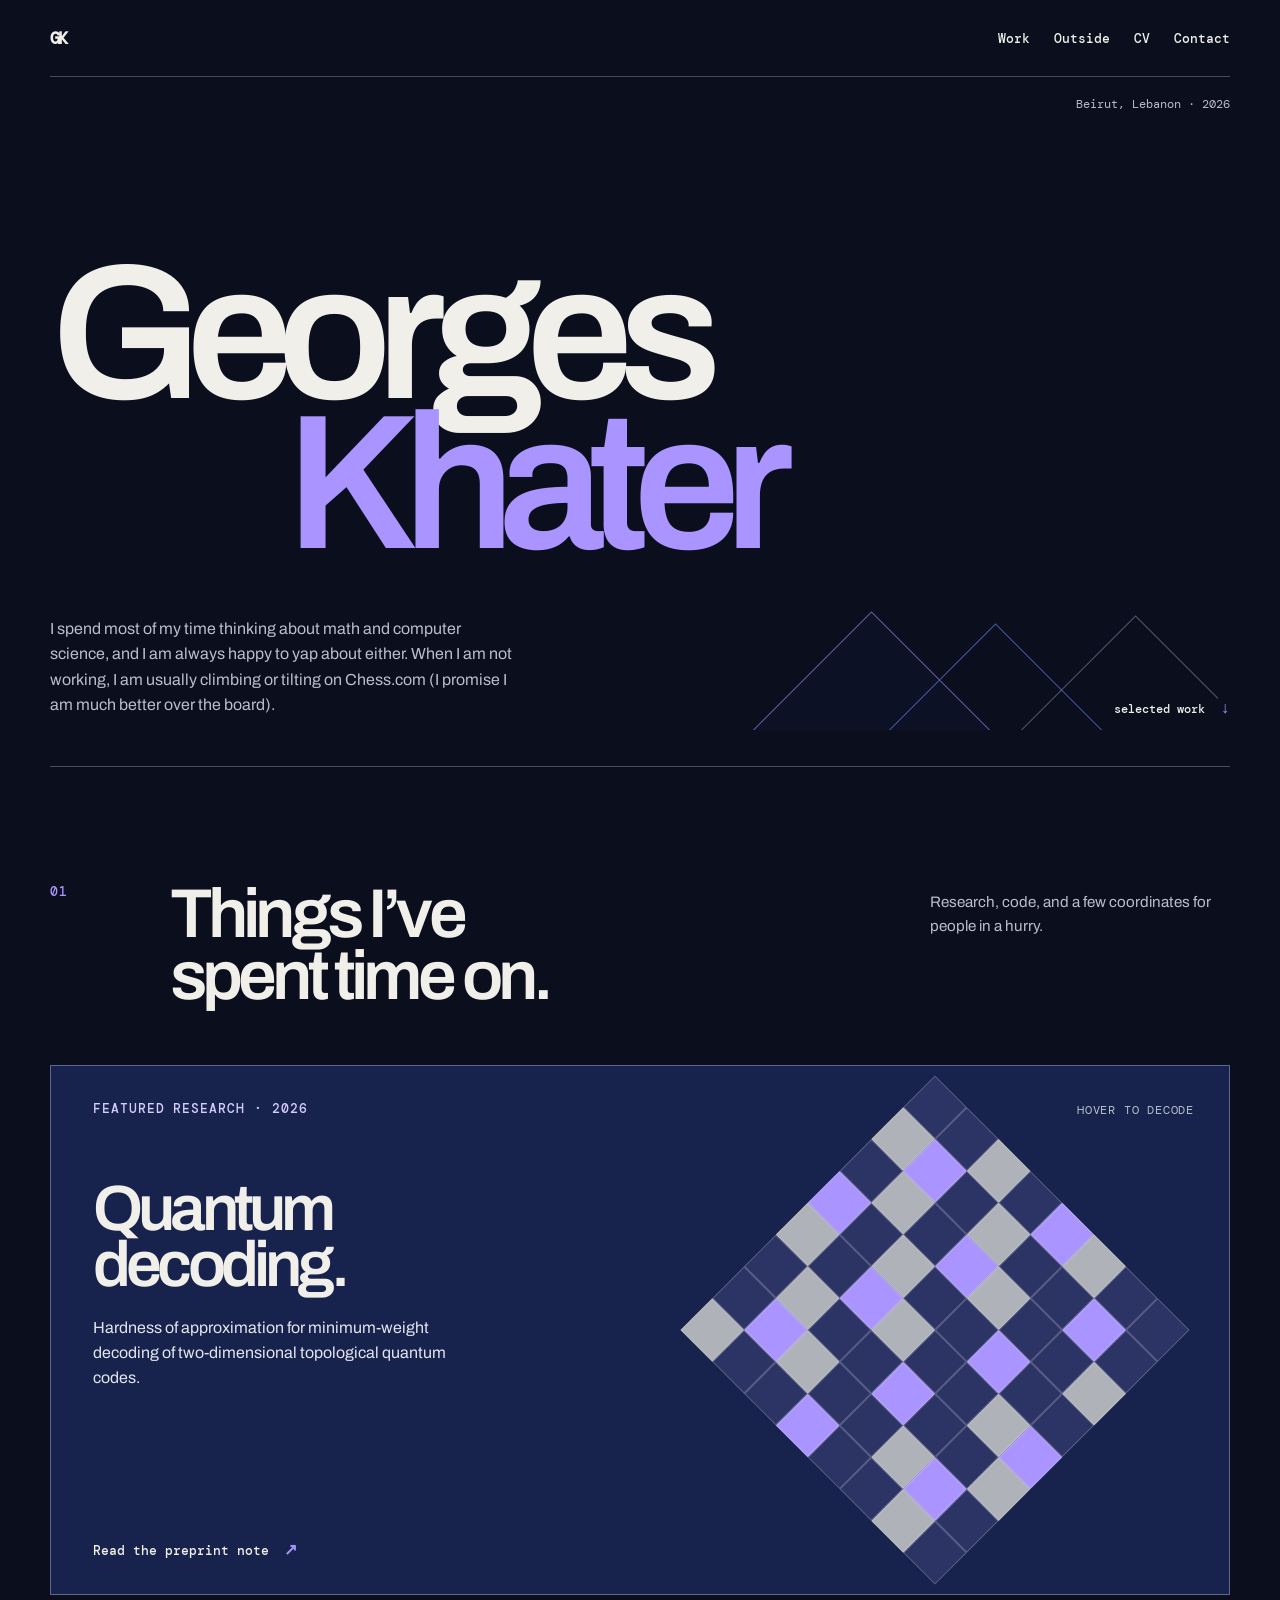
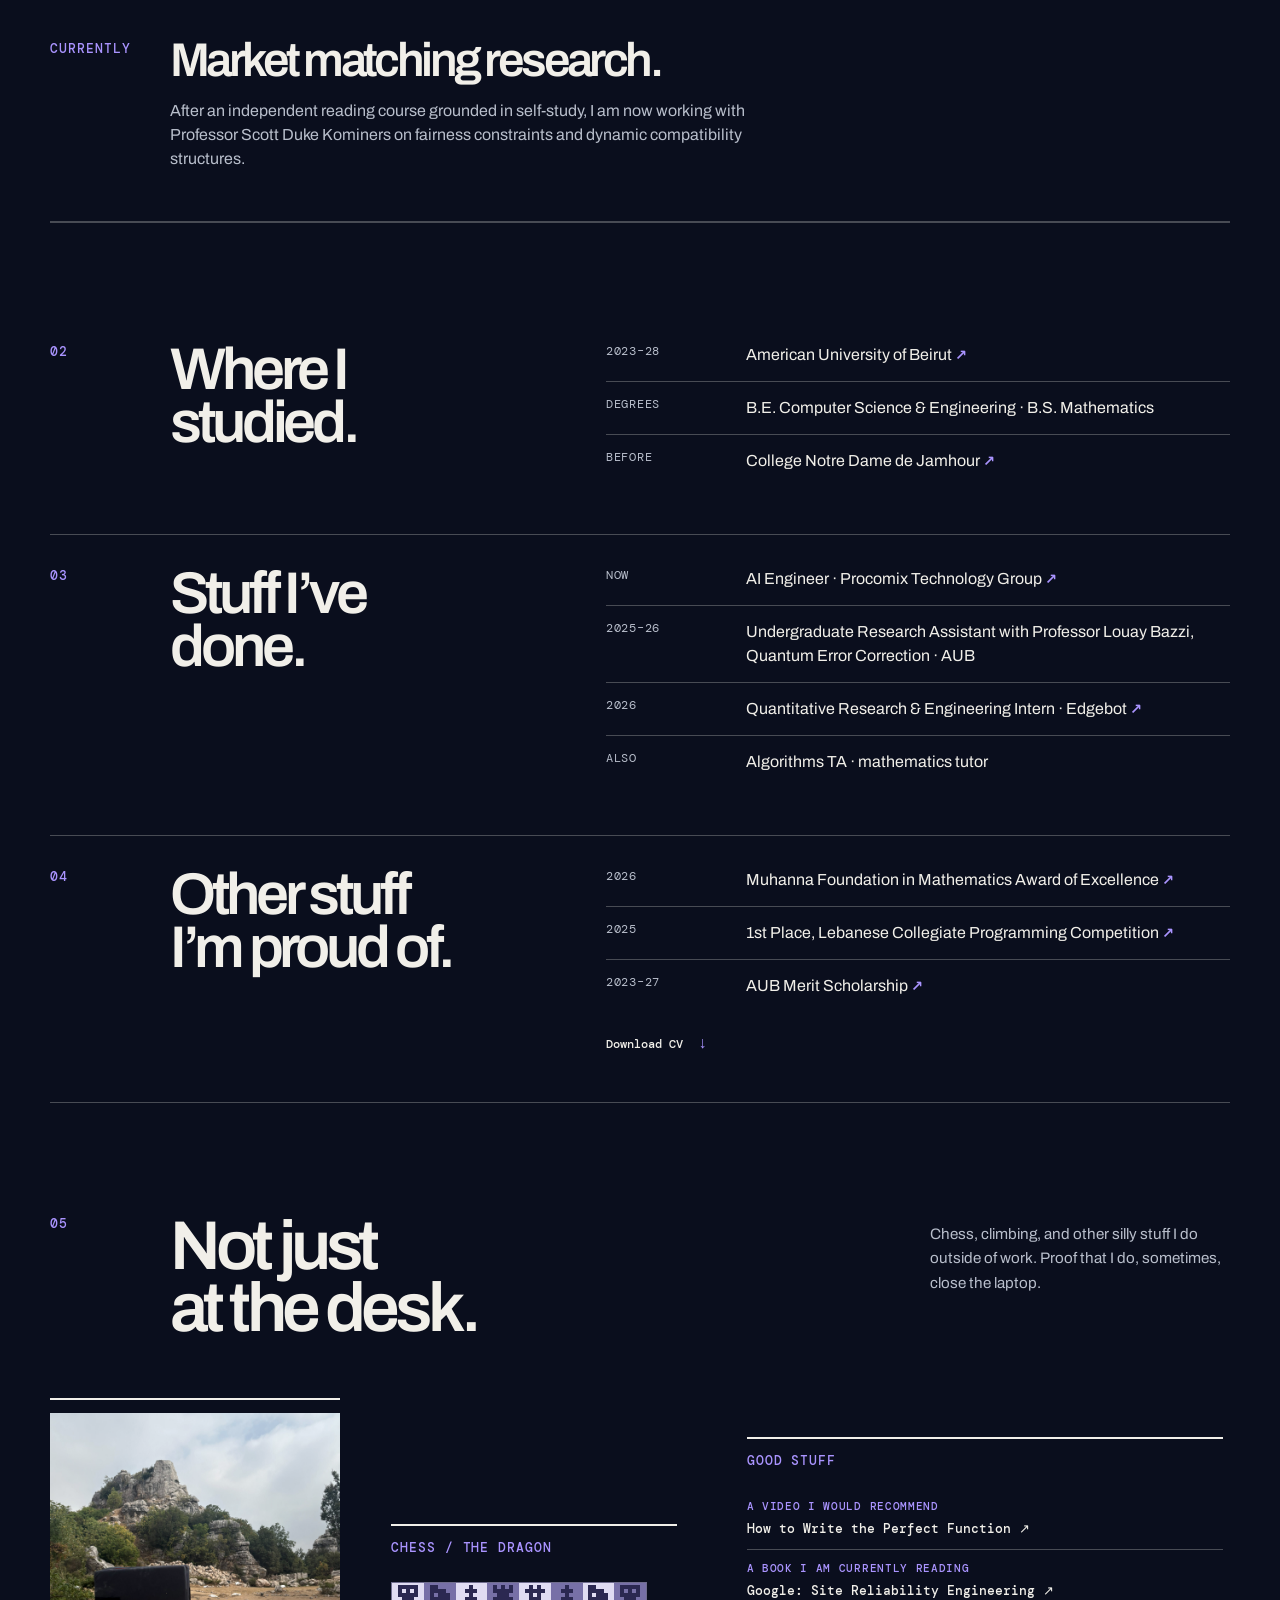
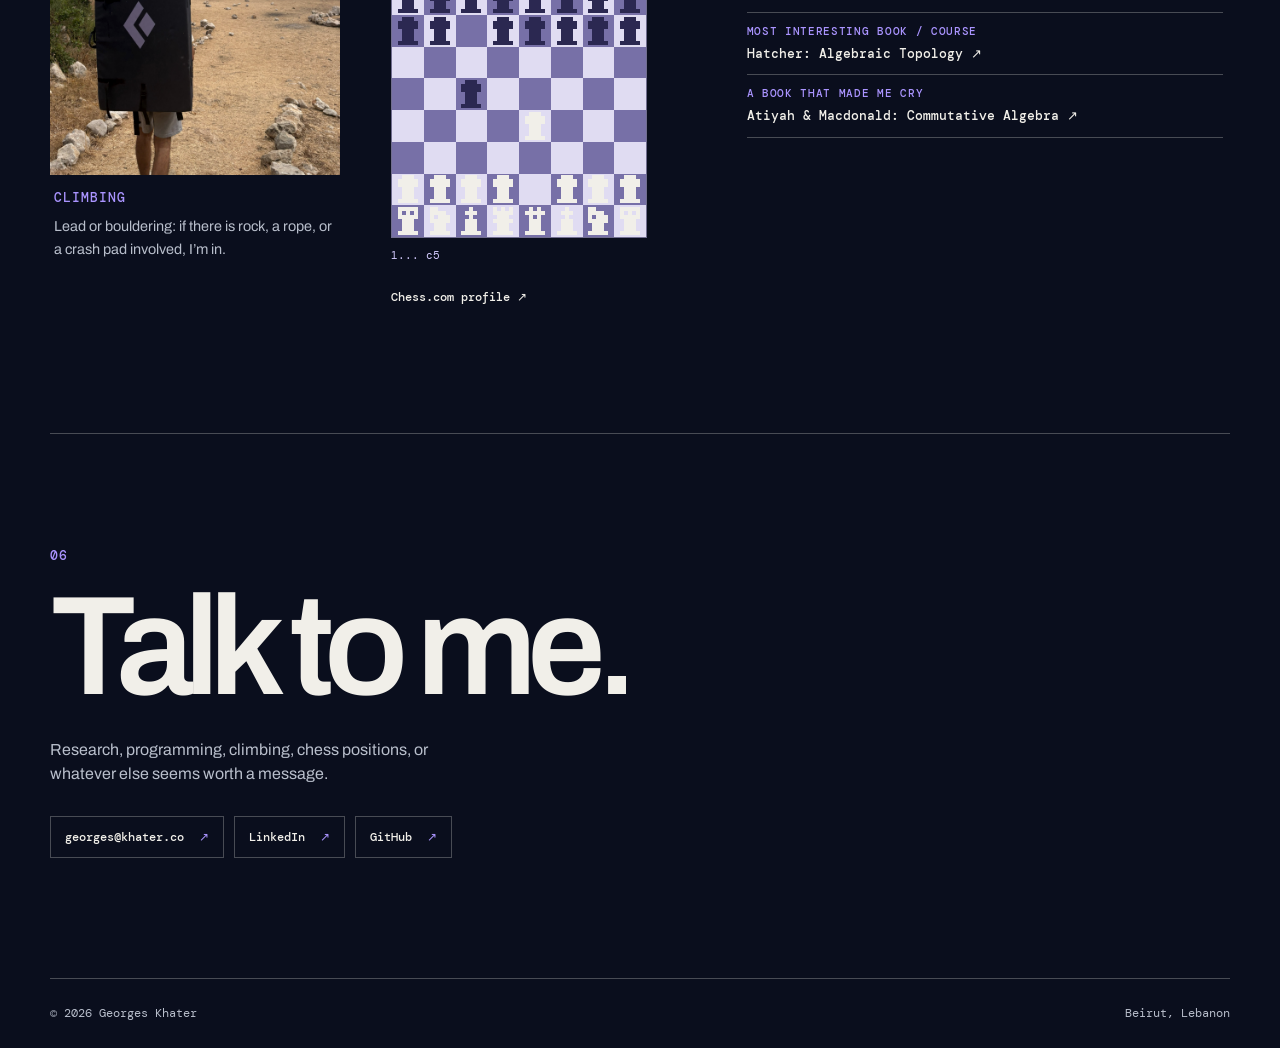
<file: index.html>
<!doctype html>
<html lang="en">
  <head>
    <meta charset="UTF-8" />
    <meta name="viewport" content="width=device-width, initial-scale=1.0" />
    <meta name="description" content="Georges Khater: research, programming, climbing, chess." />
    <title>Georges Khater</title>
    <link rel="icon" href="assets/favicon.png" type="image/png" />
    <link rel="preconnect" href="https://fonts.googleapis.com" />
    <link rel="preconnect" href="https://fonts.gstatic.com" crossorigin />
    <link href="https://fonts.googleapis.com/css2?family=Archivo:wdth,wght@75..125,400;75..125,500;75..125,600;75..125,700;75..125,800&family=DM+Mono:wght@400;500&display=swap" rel="stylesheet" />
    <link rel="stylesheet" href="styles.css" />
  </head>
  <body>
    <header class="site-header shell">
      <a class="mark" href="index.html" aria-label="Georges Khater, home">GK</a>
      <nav aria-label="Primary navigation"><a href="#work">Work</a><a href="#outside">Outside</a><a href="assets/cv.pdf" download>CV</a><a href="#contact">Contact</a></nav>
    </header>

    <main>
      <section class="hero shell" aria-labelledby="intro-title">
        <div class="hero-topline"><p>Beirut, Lebanon · 2026</p></div>
        <div class="hero-ridge" aria-hidden="true"><i></i><i></i><i></i></div>
        <h1 id="intro-title" class="name-burst"><span>Georges</span><span>Khater</span></h1>
        <div class="hero-bottom"><p class="intro-copy">I spend most of my time thinking about math and computer science, and I am always happy to yap about either. When I am not working, I am usually climbing or tilting on Chess.com (I promise I am much better over the board).</p><a class="scroll-link" href="#work">selected work <span>↓</span></a></div>
      </section>

      <section class="index-section shell" id="work" aria-labelledby="work-title">
        <div class="section-header"><p class="section-number">01</p><h2 id="work-title">Things I’ve<br />spent time on.</h2><p>Research, code, and a few coordinates for people in a hurry.</p></div>
        <a class="featured-project" href="https://arxiv.org/abs/2608.17109" target="_blank" rel="noreferrer">
          <div class="project-info"><p class="label">featured research · 2026</p><h3>Quantum<br />decoding.</h3><p>Hardness of approximation for minimum-weight decoding of two-dimensional topological quantum codes.</p><span>Read the preprint note <b>↗</b></span></div>
          <div class="decode-object" aria-hidden="true"><div class="decode-status">hover to decode</div><div class="decode-grid"></div><div class="decode-result">P ≠ NP</div></div>
        </a>
        <div class="current-row"><p class="label">currently</p><div><h3>Market matching research.</h3><p>After an independent reading course grounded in self-study, I am now working with Professor Scott Duke Kominers on fairness constraints and dynamic compatibility structures.</p></div></div>
      </section>

      <section class="background shell" aria-label="Experience, education, and achievements">
        <article class="background-item"><p class="section-number">02</p><h2>Where I<br />studied.</h2><div class="background-list"><div><span>2023–28</span><p><a href="https://www.aub.edu/Pages/default.aspx" target="_blank" rel="noreferrer">American University of Beirut <b>↗</b></a></p></div><div><span>degrees</span><p>B.E. Computer Science &amp; Engineering · B.S. Mathematics</p></div><div><span>before</span><p><a href="https://www.ndj.edu.lb/" target="_blank" rel="noreferrer">College Notre Dame de Jamhour <b>↗</b></a></p></div></div></article>
        <article class="background-item"><p class="section-number">03</p><h2>Stuff I’ve<br />done.</h2><div class="background-list"><div><span>now</span><p>AI Engineer · <a href="https://ptgroup.eu/" target="_blank" rel="noreferrer">Procomix Technology Group <b>↗</b></a></p></div><div><span>2025–26</span><p>Undergraduate Research Assistant with Professor Louay Bazzi, Quantum Error Correction · AUB</p></div><div><span>2026</span><p>Quantitative Research &amp; Engineering Intern · <a href="https://edgebot.com/" target="_blank" rel="noreferrer">Edgebot <b>↗</b></a></p></div><div><span>also</span><p>Algorithms TA · mathematics tutor</p></div></div></article>
        <article class="background-item"><p class="section-number">04</p><h2>Other stuff<br />I’m proud of.</h2><div class="background-list"><div><span>2026</span><p><a href="https://muhanna.org/" target="_blank" rel="noreferrer">Muhanna Foundation in Mathematics Award of Excellence <b>↗</b></a></p></div><div><span>2025</span><p><a href="https://icpc.global/regionals/finder/LCPC-2026/standings" target="_blank" rel="noreferrer">1st Place, Lebanese Collegiate Programming Competition <b>↗</b></a></p></div><div><span>2023–27</span><p><a href="https://www.aub.edu.lb/admissions/Sophomore-freshmen/Documents/AUB-Admissions-Brochure.pdf" target="_blank" rel="noreferrer">AUB Merit Scholarship <b>↗</b></a></p></div><a href="assets/cv.pdf" download>Download CV <b>↓</b></a></div></article>
      </section>

      <section class="outside shell" id="outside" aria-labelledby="outside-title">
        <div class="section-header"><p class="section-number">05</p><h2 id="outside-title">Not just<br />at the desk.</h2><p>Chess, climbing, and other silly stuff I do outside of work. Proof that I do, sometimes, close the laptop.</p></div>
        <div class="outside-grid">
          <article class="climbing-piece"><figure class="climbing-photo"><img src="assets/climbing-crashpad.jpeg" alt="A climber carrying a crash pad beneath a rocky crag." /></figure><div><p class="label">climbing</p><p>Lead or bouldering: if there is rock, a rope, or a crash pad involved, I’m in.</p></div></article>
          <article class="chess-piece"><p class="label">chess / the dragon</p><div class="dragon-game"><canvas id="dragon-board" width="256" height="256" aria-label="Animated Sicilian Dragon chessboard"></canvas><p id="dragon-move">1. e4 c5</p></div><a href="https://www.chess.com/member/t4basco" target="_blank" rel="noreferrer">Chess.com profile <span>↗</span></a></article>
          <article class="misc-piece"><p class="label">good stuff</p><ul><li><a href="https://www.youtube.com/watch?v=2OMRWPOSw9s" target="_blank" rel="noreferrer"><span>a video I would recommend</span><b>How to Write the Perfect Function ↗</b></a></li><li><a href="https://sre.google/sre-book/table-of-contents/" target="_blank" rel="noreferrer"><span>a book I am currently reading</span><b>Google: Site Reliability Engineering ↗</b></a></li><li><a href="https://pi.math.cornell.edu/~hatcher/AT/AT.pdf" target="_blank" rel="noreferrer"><span>most interesting book / course</span><b>Hatcher: Algebraic Topology ↗</b></a></li><li><a href="https://www.routledge.com/Introduction-To-Commutative-Algebra/Atiyah-MacDonald/p/book/9780367091286" target="_blank" rel="noreferrer"><span>a book that made me cry</span><b>Atiyah &amp; Macdonald: Commutative Algebra ↗</b></a></li></ul></article>
        </div>
      </section>

      <section class="contact shell" id="contact"><p class="section-number">06</p><h2>Talk to me.</h2><p>Research, programming, climbing, chess positions, or whatever else seems worth a message.</p><div><a href="mailto:georges@khater.co">georges@khater.co <span>↗</span></a><a href="https://linkedin.com/in/gkhtr" target="_blank" rel="noreferrer">LinkedIn <span>↗</span></a><a href="https://github.com/gkhater" target="_blank" rel="noreferrer">GitHub <span>↗</span></a></div></section>
    </main>
    <footer class="shell"><span>© <span id="year"></span> Georges Khater</span><span>Beirut, Lebanon</span></footer>
    <script src="script.js"></script>
  </body>
</html>
</file>
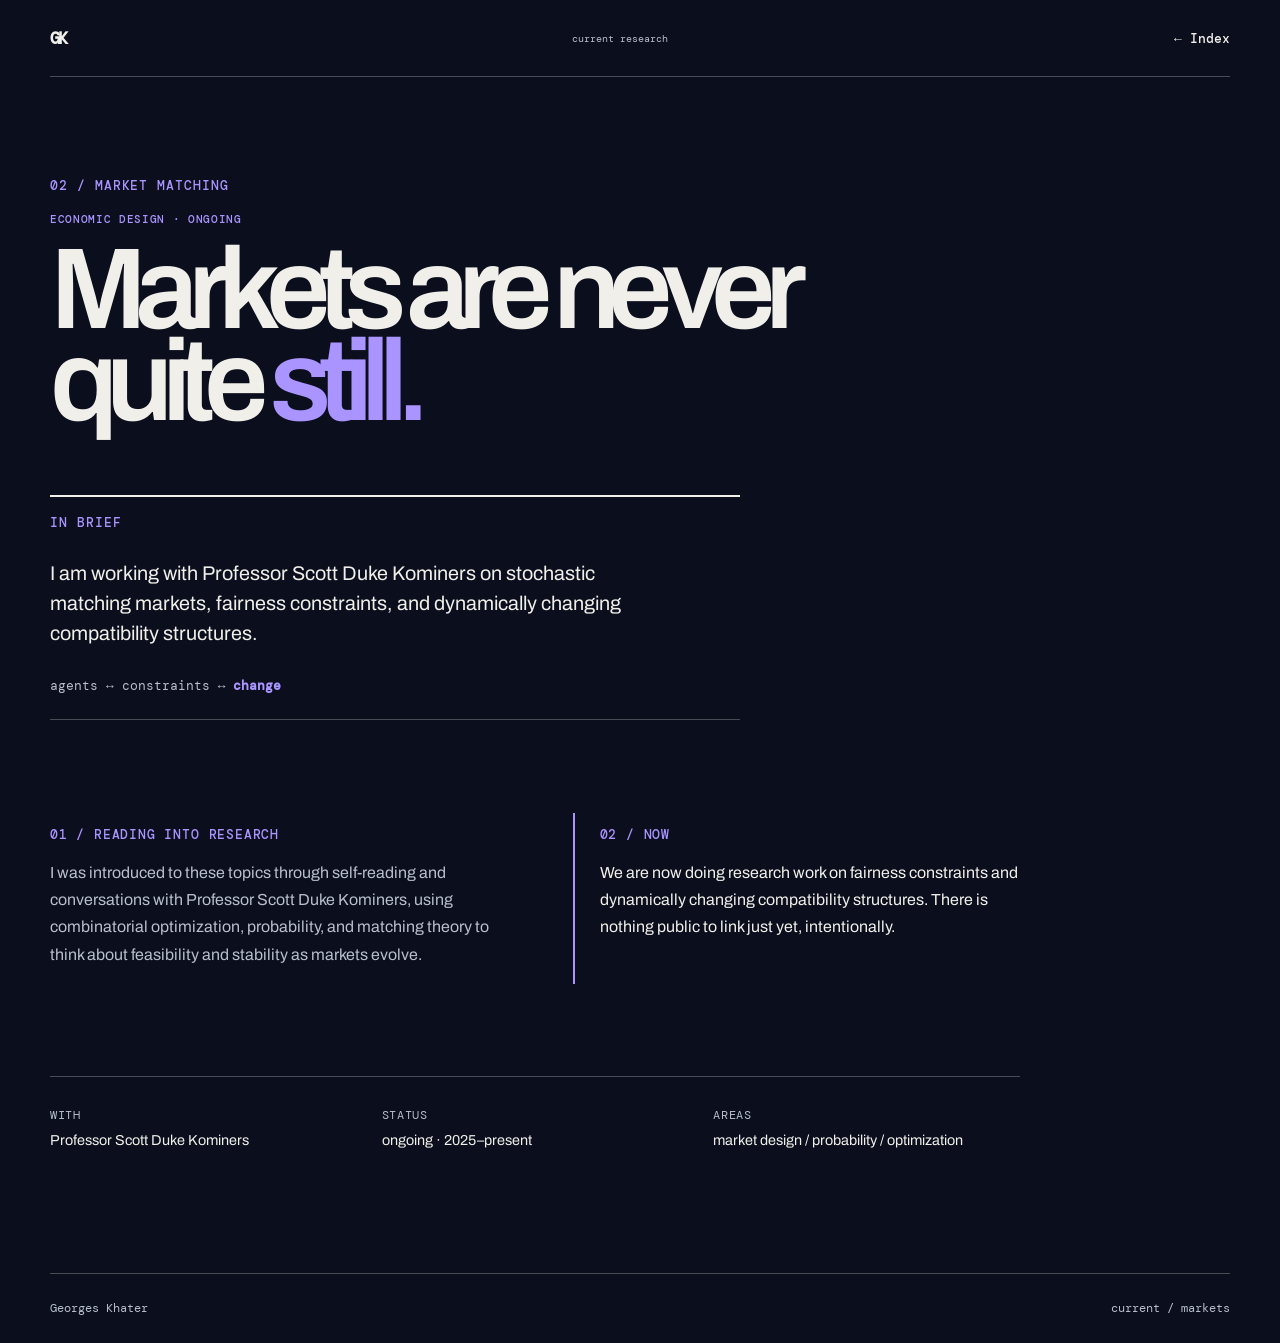
<file: markets.html>
<!doctype html>
<html lang="en">
  <head>
    <meta charset="UTF-8" />
    <meta name="viewport" content="width=device-width, initial-scale=1.0" />
    <meta name="description" content="Current market matching research by Georges Khater." />
    <title>Market matching: Georges Khater</title>
    <link rel="preconnect" href="https://fonts.googleapis.com" />
    <link rel="preconnect" href="https://fonts.gstatic.com" crossorigin />
    <link href="https://fonts.googleapis.com/css2?family=Archivo:wdth,wght@75..125,400;75..125,500;75..125,600;75..125,700;75..125,800&family=DM+Mono:wght@400;500&display=swap" rel="stylesheet" />
    <link rel="stylesheet" href="styles.css" />
  </head>
  <body class="research-page">
    <header class="site-header shell"><a class="mark" href="index.html">GK</a><p class="header-status">current research</p><a class="back-link" href="index.html#work">← Index</a></header>
    <main class="note-page shell">
      <p class="section-number">02 / market matching</p>
      <p class="topic">Economic design · ongoing</p>
      <h1>Markets are never<br />quite <i>still.</i></h1>
      <div class="paper-abstract"><p class="label">in brief</p><p>I am working with Professor Scott Duke Kominers on stochastic matching markets, fairness constraints, and dynamically changing compatibility structures.</p><div class="abstract-code">agents ↔ constraints ↔ <b>change</b></div></div>
      <section class="note-body"><article><p class="body-index">01 / reading into research</p><p>I was introduced to these topics through self-reading and conversations with Professor Scott Duke Kominers, using combinatorial optimization, probability, and matching theory to think about feasibility and stability as markets evolve.</p></article><article class="writing-slot"><p class="body-index">02 / now</p><p>We are now doing research work on fairness constraints and dynamically changing compatibility structures. There is nothing public to link just yet, intentionally.</p></article></section>
      <dl class="note-data"><div><dt>with</dt><dd>Professor Scott Duke Kominers</dd></div><div><dt>status</dt><dd>ongoing · 2025–present</dd></div><div><dt>areas</dt><dd>market design / probability / optimization</dd></div></dl>
    </main>
    <footer class="shell"><span>Georges Khater</span><span>current / markets</span></footer>
    <script src="script.js"></script>
  </body>
</html>
</file>
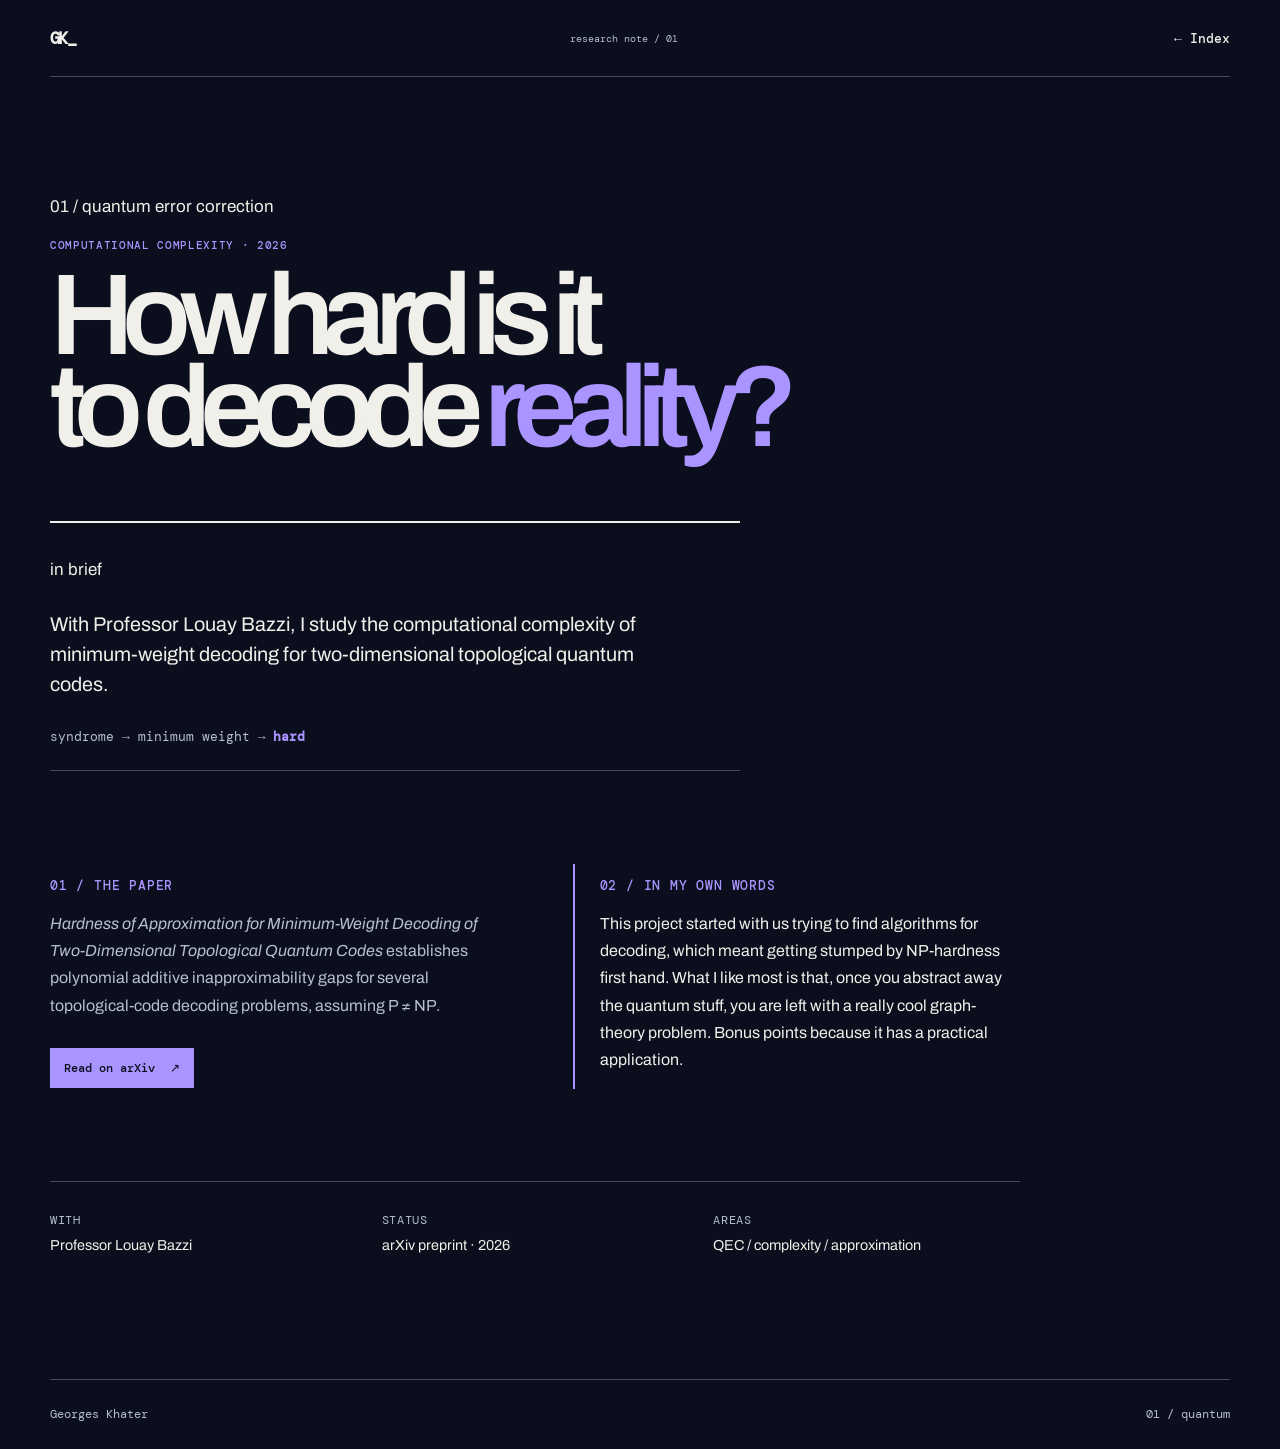
<file: quantum.html>
<!doctype html>
<html lang="en">
  <head>
    <meta charset="UTF-8" /><meta name="viewport" content="width=device-width, initial-scale=1.0" />
    <meta name="description" content="Quantum error correction research by Georges Khater." />
    <title>Quantum decoding: Georges Khater</title>
    <link rel="preconnect" href="https://fonts.googleapis.com" /><link rel="preconnect" href="https://fonts.gstatic.com" crossorigin />
    <link href="https://fonts.googleapis.com/css2?family=Archivo:wdth,wght@75..125,400;75..125,500;75..125,600;75..125,700;75..125,800&family=DM+Mono:wght@400;500&display=swap" rel="stylesheet" /><link rel="stylesheet" href="styles.css" />
  </head>
  <body class="research-page">
    <div class="pointer-light" aria-hidden="true"></div><div class="grain" aria-hidden="true"></div>
    <header class="site-header shell"><a class="mark" href="index.html">GK<span>_</span></a><p class="header-status"><span></span> research note / 01</p><a class="back-link" href="index.html#work">← Index</a></header>
    <main class="note-page shell">
      <p class="eyebrow"><span>01</span> / quantum error correction</p>
      <p class="topic">Computational complexity · 2026</p>
      <h1>How hard is it<br />to decode <i>reality?</i></h1>
      <div class="paper-abstract depth-surface" data-depth="0.03"><p class="eyebrow">in brief</p><p>With Professor Louay Bazzi, I study the computational complexity of minimum-weight decoding for two-dimensional topological quantum codes.</p><div class="abstract-code" aria-hidden="true">syndrome → minimum weight → <b>hard</b></div></div>
      <section class="note-body"><article><p class="body-index">01 / the paper</p><p><i>Hardness of Approximation for Minimum-Weight Decoding of Two-Dimensional Topological Quantum Codes</i> establishes polynomial additive inapproximability gaps for several topological-code decoding problems, assuming P ≠ NP.</p><a class="external-button" href="https://arxiv.org/abs/2608.17109" target="_blank" rel="noreferrer">Read on arXiv <span>↗</span></a></article><article class="writing-slot"><p class="body-index">02 / in my own words</p><p>This project started with us trying to find algorithms for decoding, which meant getting stumped by NP-hardness first hand. What I like most is that, once you abstract away the quantum stuff, you are left with a really cool graph-theory problem. Bonus points because it has a practical application.</p></article></section>
      <dl class="note-data"><div><dt>with</dt><dd>Professor Louay Bazzi</dd></div><div><dt>status</dt><dd>arXiv preprint · 2026</dd></div><div><dt>areas</dt><dd>QEC / complexity / approximation</dd></div></dl>
    </main><footer class="shell"><span>Georges Khater</span><span>01 / quantum</span></footer><script src="script.js"></script>
  </body>
</html>
</file>
<file: styles.css>
:root {
  --night: #0a0e1d;
  --panel: #111936;
  --panel-2: #17234c;
  --ink: #f1efe9;
  --muted: #b8becb;
  --faint: #7d8599;
  --purple: #aa94ff;
  --purple-soft: #d5ccff;
  --blue: #6f94ff;
  --line: rgba(241, 239, 233, .27);
  --mono: "DM Mono", monospace;
  --sans: "Archivo", system-ui, sans-serif;
}

* { box-sizing: border-box; }
html { scroll-behavior: smooth; }
body { margin: 0; overflow-x: hidden; background: var(--night); color: var(--ink); font: 17px/1.5 var(--sans); }
a { color: inherit; }
.shell { width: min(1180px, calc(100% - 56px)); margin-inline: auto; }

/* Shell */
.site-header { height: 77px; display: flex; align-items: center; justify-content: space-between; border-bottom: 1px solid var(--line); }
.mark { text-decoration: none; color: var(--ink); font: 700 1.08rem var(--mono); letter-spacing: -.1em; }
.site-header nav { display: flex; gap: 24px; }
.site-header nav a, .back-link { color: var(--ink); font: 500 .82rem var(--mono); text-decoration: none; }
.site-header nav a:hover, .back-link:hover { color: var(--purple); }
.header-status { margin: 0 auto; color: var(--muted); font: 400 .63rem var(--mono); }

/* Home */
.hero { position: relative; display: flex; flex-direction: column; min-height: 690px; padding: 19px 0 48px; border-bottom: 1px solid var(--line); }
.hero-topline { display: flex; justify-content: flex-end; color: var(--muted); font: 400 .75rem var(--mono); }
.hero-topline p { margin: 0; }
.hero-ridge { position: absolute; right: 1%; bottom: 36px; width: min(41vw, 470px); height: 150px; overflow: hidden; opacity: .56; pointer-events: none; }
.hero-ridge i { position: absolute; display: block; width: 235px; height: 235px; bottom: -165px; border: 1px solid var(--purple); transform: rotate(45deg); transition: transform .55s cubic-bezier(.2,.9,.2,1); }
.hero-ridge i:first-child { left: 6px; background: rgba(23, 35, 76, .3); }
.hero-ridge i:nth-child(2) { bottom: -177px; left: 130px; border-color: var(--blue); }
.hero-ridge i:nth-child(3) { bottom: -169px; left: 270px; border-color: rgba(213, 204, 255, .65); }
.name-burst { margin: auto 0 57px; font: 600 clamp(5.4rem, 15vw, 12.4rem)/.78 var(--sans); letter-spacing: -.085em; }
.name-burst span { display: block; transition: transform .5s cubic-bezier(.2,.9,.2,1), color .3s ease; }
.name-burst span:nth-child(2) { margin-left: 20%; color: var(--purple); }
.hero-bottom { display: flex; align-items: end; justify-content: space-between; gap: 30px; }
.intro-copy { max-width: 470px; margin: 0; color: var(--muted); font-size: 1rem; line-height: 1.6; }
.scroll-link { color: var(--ink); font: 500 .75rem var(--mono); text-decoration: none; white-space: nowrap; }
.scroll-link:hover { color: var(--purple); }
.scroll-link span { margin-left: 8px; color: var(--purple); font-size: 1rem; }
.index-section { padding: 116px 0 0; }
.section-header { display: grid; grid-template-columns: 100px 1fr 300px; gap: 20px; align-items: start; margin-bottom: 58px; }
.section-number, .label { margin: 0; color: var(--purple); font: 500 .84rem var(--mono); letter-spacing: .07em; text-transform: uppercase; }
.section-header h2, .experience h2, .proof h2, .contact h2 { margin: 0; font: 600 clamp(3.2rem, 5.4vw, 5.4rem)/.9 var(--sans); letter-spacing: -.07em; }
.section-header > p:last-child { margin: 7px 0 0; color: var(--muted); font-size: .95rem; line-height: 1.6; }
.featured-project { position: relative; display: grid; grid-template-columns: 1fr 1fr; min-height: 530px; overflow: hidden; background: var(--panel-2); color: var(--ink); text-decoration: none; border: 1px solid rgba(213, 204, 255, .38); }
.featured-project:hover { border-color: var(--purple); }
.project-info { position: relative; z-index: 1; display: flex; flex-direction: column; align-items: start; padding: 34px 42px; }
.project-info .label { color: var(--purple-soft); }
.project-info h3, .current-row h3 { margin: 64px 0 22px; font: 600 clamp(3.3rem, 5vw, 5.15rem)/.87 var(--sans); letter-spacing: -.075em; }
.project-info > p:not(.label) { max-width: 370px; margin: 0; color: #e2e5ef; font-size: 1rem; line-height: 1.58; }
.project-info > span { margin-top: auto; font: 500 .84rem var(--mono); }
.project-info > span b { margin-left: 7px; color: var(--purple); font-size: 1rem; }
.decode-object { position: relative; display: grid; place-items: center; cursor: crosshair; }
.decode-grid { display: grid; width: min(31vw, 360px); aspect-ratio: 1; grid-template-columns: repeat(8, 1fr); grid-template-rows: repeat(8, 1fr); transform: rotate(45deg); }
.decode-grid i { border: 1px solid rgba(241, 239, 233, .23); background: rgba(170, 148, 255, .14); transition: background .35s var(--delay), border-color .35s var(--delay); }
.decode-grid i:nth-child(3n) { background: rgba(241, 239, 233, .7); }
.decode-grid i:nth-child(5n) { background: var(--purple); }
.decode-object.decoded .decode-grid i { background: transparent; border-color: rgba(241, 239, 233, .1); }
.decode-object.decoded .decode-grid i:nth-child(9n + 1), .decode-object.decoded .decode-grid i:nth-child(7n + 2) { background: var(--purple-soft); border-color: var(--purple-soft); }
.decode-status { position: absolute; top: 37px; right: 35px; color: var(--muted); font: 400 .72rem var(--mono); letter-spacing: .07em; text-transform: uppercase; }
.decode-result { position: absolute; color: var(--purple-soft); font: 600 2.2rem var(--sans); letter-spacing: -.08em; opacity: 0; transition: opacity .25s ease .2s; }
.decoded .decode-result { opacity: 1; }
.current-row { display: grid; grid-template-columns: 100px 1fr auto; gap: 20px; align-items: start; padding: 45px 0 50px; border-bottom: 1px solid var(--line); }
.current-row h3 { margin: 0 0 17px; font-size: clamp(2.2rem, 3.7vw, 3.7rem); }
.current-row div > p { max-width: 620px; margin: 0; color: var(--muted); font-size: 1rem; }
.current-row > a { margin-top: 10px; color: var(--ink); font: 500 .78rem var(--mono); text-decoration: none; }
.current-row > a:hover { color: var(--purple); }
.current-row > a span { color: var(--purple); font-size: 1rem; }
.background { padding: 88px 0 0; border-top: 1px solid var(--line); }
.background-item { display: grid; grid-template-columns: 100px .8fr 1.2fr; gap: 20px; align-items: start; padding: 32px 0 47px; border-bottom: 1px solid var(--line); }
.background-item h2 { margin: 0; font: 600 clamp(3rem, 4.6vw, 4.7rem)/.9 var(--sans); letter-spacing: -.07em; }
.background-list > div { display: grid; grid-template-columns: 120px 1fr; gap: 20px; padding: 14px 0; border-top: 1px solid var(--line); }
.background-list > div:first-child { border-top: 0; padding-top: 0; }
.background-list span { color: var(--muted); font: 400 .76rem var(--mono); letter-spacing: .06em; text-transform: uppercase; }
.background-list p { margin: 0; font-size: 1rem; }
.background-list p a { color: inherit; text-decoration: none; }
.background-list p a:hover { color: var(--purple); }
.background-list p a b { color: var(--purple); font-size: .9rem; }
.background-list > a { display: inline-block; margin-top: 20px; color: var(--ink); font: 500 .76rem var(--mono); text-decoration: none; }
.background-list > a:hover { color: var(--purple); }
.background-list > a b { margin-left: 8px; color: var(--purple); font-size: 1rem; }
.outside { position: relative; padding: 112px 0 125px; }
.outside-grid { display: grid; grid-template-columns: 290px minmax(256px, .75fr) minmax(330px, 1.25fr); column-gap: clamp(34px, 5vw, 72px); align-items: start; }
.climbing-piece, .chess-piece, .misc-piece { padding-top: 13px; border-top: 2px solid var(--ink); }
.climbing-photo { width: 100%; aspect-ratio: 4 / 5; margin: 0; overflow: hidden; background: var(--panel-2); }
.climbing-photo img { display: block; width: 100%; height: 100%; object-fit: cover; object-position: 50% 68%; filter: saturate(.84) contrast(1.04); }
.climbing-piece > div:last-child { padding: 14px 4px; }
.climbing-piece > div:last-child > p:last-child { margin: 9px 0; color: var(--muted); font-size: .9rem; line-height: 1.58; }
.chess-piece { margin-top: 126px; transform: translateX(-13px); }
.dragon-game { margin: 26px 0 15px; }
#dragon-board { display: block; width: min(100%, 256px); height: auto; border: 1px solid rgba(213, 204, 255, .5); image-rendering: pixelated; cursor: pointer; }
#dragon-move { min-height: 20px; margin: 10px 0 0; color: var(--purple-soft); font: 400 .67rem var(--mono); }
.chess-piece a, .misc-piece a { color: var(--ink); font: 500 .78rem var(--mono); text-decoration: none; }
.chess-piece a:hover, .misc-piece a:hover { color: var(--purple); }
.misc-piece { width: 100%; justify-self: stretch; margin-top: 39px; transform: translateX(-7px); }
.misc-piece ul { margin: 0; padding: 19px 0 0; list-style: none; }
.misc-piece li { padding: 11px 0; border-bottom: 1px solid var(--line); }
.misc-piece a, .misc-piece li > div { display: grid; gap: 7px; color: var(--muted); }
.misc-piece a span, .misc-piece li > div span { color: var(--purple); font: 500 .7rem var(--mono); text-transform: uppercase; letter-spacing: .06em; }
.misc-piece a b, .misc-piece li > div b { color: var(--ink); font: 500 .8rem/1.45 var(--mono); }
.contact { padding: 113px 0 120px; border-top: 1px solid var(--line); }
.contact h2 { margin: 20px 0 27px; font-size: clamp(4.4rem, 11vw, 10.3rem); }
.contact > p:not(.section-number) { max-width: 430px; margin: 0; color: var(--muted); font-size: 1rem; }
.contact > div { display: flex; flex-wrap: wrap; gap: 10px; margin-top: 30px; }
.contact a { padding: 12px 14px; border: 1px solid var(--line); color: var(--ink); font: 500 .76rem var(--mono); text-decoration: none; transition: background .2s, color .2s; }
.contact a:hover { border-color: var(--purple); background: var(--purple); color: var(--night); }
.contact a span { margin-left: 8px; color: var(--purple); }
.contact a:hover span { color: var(--night); }
footer { display: flex; align-items: center; justify-content: space-between; height: 70px; border-top: 1px solid var(--line); color: var(--muted); font: 400 .72rem var(--mono); }

/* Research notes */
.research-page .site-header { height: 77px; }
.note-page { padding: 100px 0 122px; }
.note-page > .topic { margin: 18px 0; color: var(--purple); font: 500 .7rem var(--mono); letter-spacing: .06em; text-transform: uppercase; }
.note-page h1 { margin: 0 0 67px; font: 600 clamp(4.1rem, 9vw, 9rem)/.8 var(--sans); letter-spacing: -.1em; }
.note-page h1 i { color: var(--purple); font-style: normal; }
.paper-abstract { max-width: 690px; padding: 17px 0 25px; border-top: 2px solid var(--ink); border-bottom: 1px solid var(--line); }
.paper-abstract > p:nth-child(2) { max-width: 620px; margin: 28px 0; font-size: 1.24rem; line-height: 1.5; }
.abstract-code { color: var(--muted); font: 400 .8rem var(--mono); }
.abstract-code b { color: var(--purple); }
.note-body { display: grid; grid-template-columns: 1fr 1fr; gap: 75px; max-width: 970px; margin-top: 93px; }
.note-body > article > p:not(.body-index) { color: var(--muted); font-size: 1rem; line-height: 1.7; }
.body-index { color: var(--purple); font: 500 .84rem var(--mono); letter-spacing: .06em; text-transform: uppercase; }
.writing-slot { padding-left: 25px; border-left: 2px solid var(--purple); }
.writing-slot > p:last-child { color: var(--ink) !important; }
.external-button { display: inline-block; margin-top: 13px; padding: 12px 14px; background: var(--purple); color: var(--night); font: 500 .74rem var(--mono); text-decoration: none; }
.external-button span { margin-left: 8px; }
.muted { color: var(--muted) !important; font: 400 .8rem var(--mono) !important; }
.note-data { display: grid; grid-template-columns: repeat(3, 1fr); gap: 25px; max-width: 970px; margin: 92px 0 0; padding-top: 30px; border-top: 1px solid var(--line); }
.note-data dt { color: var(--muted); font: 400 .74rem var(--mono); letter-spacing: .06em; text-transform: uppercase; }
.note-data dd { margin: 7px 0 0; font-size: .9rem; }

@media (prefers-reduced-motion: reduce) { *, *::before, *::after { scroll-behavior: auto !important; transition: none !important; animation: none !important; } }
@media (max-width: 760px) {
  body { font-size: 16px; }
  .shell { width: min(100% - 36px, 620px); }
  .site-header, .research-page .site-header { height: 67px; }
  .site-header nav { gap: 12px; }
  .site-header nav a { font-size: .64rem; }
  .hero { min-height: 620px; }
  .name-burst { margin-bottom: 51px; font-size: clamp(4.7rem, 20vw, 7.5rem); }
  .name-burst span:nth-child(2) { margin-left: 7%; }
  .hero-bottom { display: block; }
  .scroll-link { display: inline-block; margin-top: 29px; }
  .section-header { display: block; margin-bottom: 42px; }
  .section-header h2 { margin: 16px 0 24px; }
  .section-header > p:last-child { max-width: 350px; }
  .index-section { padding-top: 82px; }
  .featured-project { grid-template-columns: 1fr; min-height: 650px; }
  .project-info { padding: 25px; }
  .project-info h3 { margin: 42px 0 16px; font-size: clamp(3.8rem, 17vw, 5.7rem); }
  .decode-object { min-height: 272px; }
  .decode-grid { width: 210px; }
  .decode-status { top: 15px; right: 17px; }
  .current-row { grid-template-columns: 1fr; gap: 15px; padding: 33px 0; }
  .current-row h3 { font-size: 2.7rem; }
  .current-row > a { margin-top: 3px; }
  .background { padding: 66px 0 0; }
  .background-item { grid-template-columns: 1fr; gap: 17px; padding: 31px 0 43px; }
  .background-list { margin-top: 15px; }
  .background-list > div { grid-template-columns: 92px 1fr; }
  .outside { padding: 80px 0; }
  .outside-grid { grid-template-columns: 1fr 1fr; }
  .climbing-piece { grid-column: 1 / -1; }
  .climbing-photo { width: min(100%, 360px); }
  .chess-piece, .misc-piece { margin-top: 0; transform: none; }
  .misc-piece { width: 100%; }
  .contact { padding: 82px 0; }
  .contact h2 { font-size: clamp(4.5rem, 19vw, 7.6rem); }
  .note-page { padding: 72px 0; }
  .note-page h1 { margin-bottom: 48px; font-size: clamp(3.9rem, 16vw, 6.7rem); }
  .note-body { grid-template-columns: 1fr; gap: 43px; margin-top: 66px; }
  .note-data { grid-template-columns: 1fr; gap: 18px; margin-top: 67px; }
}
@media (max-width: 440px) {
  .site-header nav { gap: 8px; }
  .site-header nav a { font-size: .58rem; }
  .hero-topline p:last-child { display: none; }
  .outside-grid { grid-template-columns: 1fr; }
  .climbing-piece { grid-column: auto; }
  .background-list > div { grid-template-columns: 1fr; gap: 5px; }
  footer span:last-child { display: none; }
}
</file>
